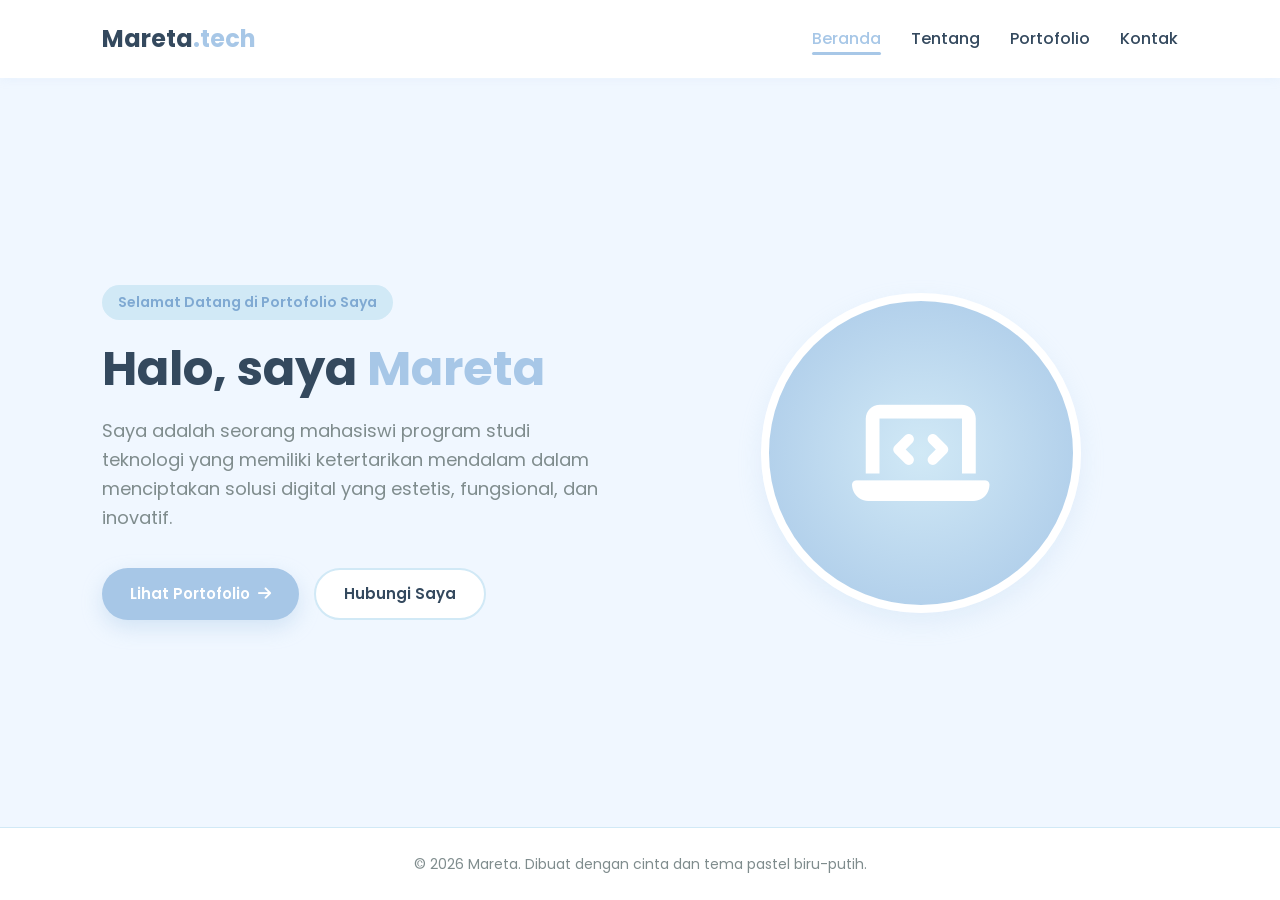
<file: index.html>
<!DOCTYPE html>
<html lang="id">
<head>
    <meta charset="UTF-8">
    <meta name="viewport" content="width=device-width, initial-scale=1.0">
    <title>Beranda | Mareta - Mahasiswi Teknologi</title>
    <link rel="stylesheet" href="style.css">
    <link rel="preconnect" href="https://fonts.googleapis.com">
    <link rel="preconnect" href="https://fonts.gstatic.com" crossorigin>
    <link href="https://fonts.googleapis.com/css2?family=Poppins:wght=300;400;500;600;700&display=swap" rel="stylesheet">
    <link rel="stylesheet" href="https://cdnjs.cloudflare.com/ajax/libs/font-awesome/6.5.1/css/all.min.css">
</head>
<body>
    <nav class="navbar">
        <div class="logo">Mareta<span>.tech</span></div>
        <ul class="nav-links">
            <li><a href="index.html" class="active">Beranda</a></li>
            <li><a href="tentang.html">Tentang</a></li>
            <li><a href="portofolio.html">Portofolio</a></li>
            <li><a href="kontak.html">Kontak</a></li>
        </ul>
    </nav>

    <section class="hero-section">
        <div class="hero-content">
            <span class="badge">Selamat Datang di Portofolio Saya</span>
            <h1>Halo, saya <span class="highlight">Mareta</span></h1>
            <p class="description">
                Saya adalah seorang mahasiswi program studi teknologi yang memiliki ketertarikan mendalam dalam menciptakan solusi digital yang estetis, fungsional, dan inovatif.
            </p>
            <div class="hero-cta">
                <a href="portofolio.html" class="btn btn-primary">Lihat Portofolio <i class="fa-solid fa-arrow-right"></i></a>
                <a href="kontak.html" class="btn btn-secondary">Hubungi Saya</a>
            </div>
        </div>
        <div class="hero-graphic">
            <div class="circle-graphic">
                <i class="fa-solid fa-laptop-code"></i>
            </div>
        </div>
    </section>

    <footer class="footer">
        <p>&copy; 2026 Mareta. Dibuat dengan cinta dan tema pastel biru-putih.</p>
    </footer>
</body>
</html>
</file>
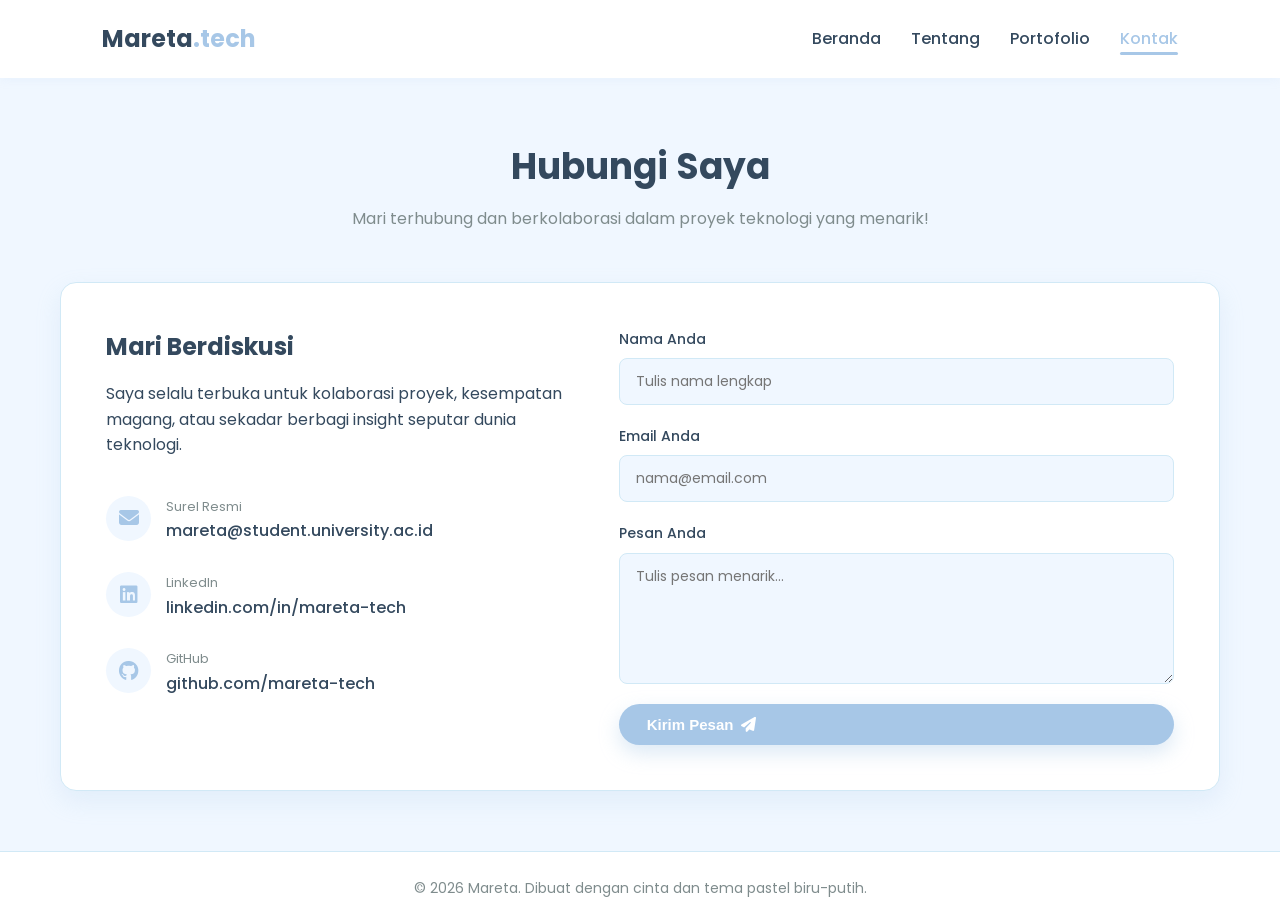
<file: kontak.html>
<!DOCTYPE html>
<html lang="id">
<head>
    <meta charset="UTF-8">
    <meta name="viewport" content="width=device-width, initial-scale=1.0">
    <title>Kontak | Mareta - Mahasiswi Teknologi</title>
    <link rel="stylesheet" href="style.css">
    <link rel="preconnect" href="https://fonts.googleapis.com">
    <link rel="preconnect" href="https://fonts.gstatic.com" crossorigin>
    <link href="https://fonts.googleapis.com/css2?family=Poppins:wght@300;400;500;600;700&display=swap" rel="stylesheet">
    <link rel="stylesheet" href="https://cdnjs.cloudflare.com/ajax/libs/font-awesome/6.5.1/css/all.min.css">
</head>
<body>
    <nav class="navbar">
        <div class="logo">Mareta<span>.tech</span></div>
        <ul class="nav-links">
            <li><a href="index.html">Beranda</a></li>
            <li><a href="tentang.html">Tentang</a></li>
            <li><a href="portofolio.html">Portofolio</a></li>
            <li><a href="kontak.html" class="active">Kontak</a></li>
        </ul>
    </nav>

    <section class="container page-section">
        <h2 class="section-title">Hubungi Saya</h2>
        <p class="section-subtitle">Mari terhubung dan berkolaborasi dalam proyek teknologi yang menarik!</p>

        <div class="contact-wrapper">
            <div class="contact-info">
                <h3>Mari Berdiskusi</h3>
                <p>Saya selalu terbuka untuk kolaborasi proyek, kesempatan magang, atau sekadar berbagi insight seputar dunia teknologi.</p>
                
                <div class="info-list">
                    <div class="info-item">
                        <i class="fa-solid fa-envelope"></i>
                        <div>
                            <span>Surel Resmi</span>
                            <p>mareta@student.university.ac.id</p>
                        </div>
                    </div>
                    <div class="info-item">
                        <i class="fa-brands fa-linkedin"></i>
                        <div>
                            <span>LinkedIn</span>
                            <p>linkedin.com/in/mareta-tech</p>
                        </div>
                    </div>
                    <div class="info-item">
                        <i class="fa-brands fa-github"></i>
                        <div>
                            <span>GitHub</span>
                            <p>github.com/mareta-tech</p>
                        </div>
                    </div>
                </div>
            </div>

            <div class="contact-form-container">
                <form class="contact-form" onsubmit="event.preventDefault(); alert('Pesan berhasil terkirim! Terima kasih telah menghubungi Mareta.');">
                    <div class="form-group">
                        <label for="name">Nama Anda</label>
                        <input type="text" id="name" placeholder="Tulis nama lengkap" required>
                    </div>
                    <div class="form-group">
                        <label for="email">Email Anda</label>
                        <input type="email" id="email" placeholder="nama@email.com" required>
                    </div>
                    <div class="form-group">
                        <label for="message">Pesan Anda</label>
                        <textarea id="message" rows="5" placeholder="Tulis pesan menarik..." required></textarea>
                    </div>
                    <button type="submit" class="btn btn-primary">Kirim Pesan <i class="fa-solid fa-paper-plane"></i></button>
                </form>
            </div>
        </div>
    </section>

    <footer class="footer">
        <p>&copy; 2026 Mareta. Dibuat dengan cinta dan tema pastel biru-putih.</p>
    </footer>
</body>
</html>
</file>
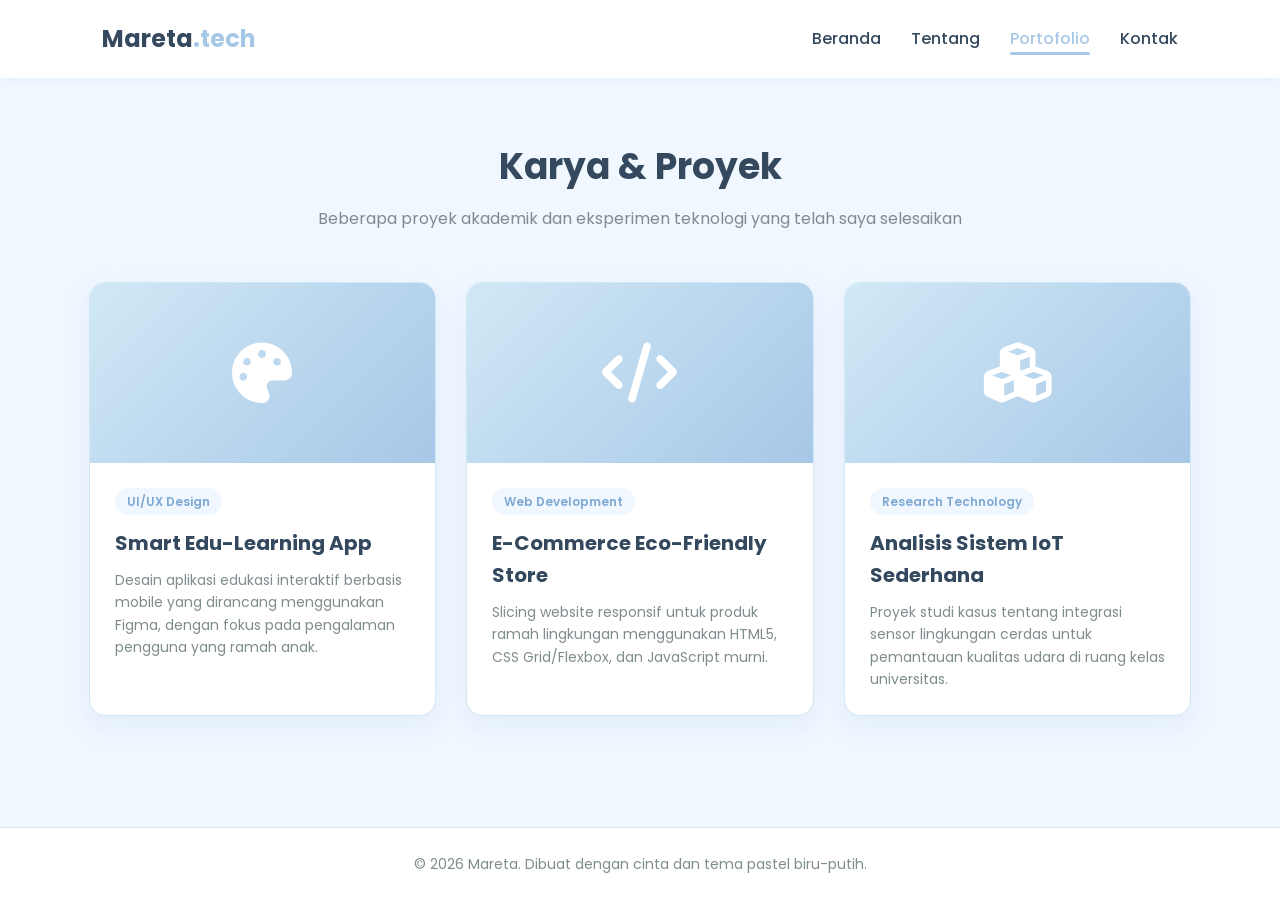
<file: portofolio.html>
<!DOCTYPE html>
<html lang="id">
<head>
    <meta charset="UTF-8">
    <meta name="viewport" content="width=device-width, initial-scale=1.0">
    <title>Portofolio | Mareta - Mahasiswi Teknologi</title>
    <link rel="stylesheet" href="style.css">
    <link rel="preconnect" href="https://fonts.googleapis.com">
    <link rel="preconnect" href="https://fonts.gstatic.com" crossorigin>
    <link href="https://fonts.googleapis.com/css2?family=Poppins:wght@300;400;500;600;700&display=swap" rel="stylesheet">
    <link rel="stylesheet" href="https://cdnjs.cloudflare.com/ajax/libs/font-awesome/6.5.1/css/all.min.css">
</head>
<body>
    <nav class="navbar">
        <div class="logo">Mareta<span>.tech</span></div>
        <ul class="nav-links">
            <li><a href="index.html">Beranda</a></li>
            <li><a href="tentang.html">Tentang</a></li>
            <li><a href="portofolio.html" class="active">Portofolio</a></li>
            <li><a href="kontak.html">Kontak</a></li>
        </ul>
    </nav>

    <section class="container page-section">
        <h2 class="section-title">Karya & Proyek</h2>
        <p class="section-subtitle">Beberapa proyek akademik dan eksperimen teknologi yang telah saya selesaikan</p>

        <div class="portfolio-grid">
            <div class="portfolio-card">
                <div class="card-image">
                    <i class="fa-solid fa-palette"></i>
                </div>
                <div class="card-content">
                    <span class="card-tag">UI/UX Design</span>
                    <h3>Smart Edu-Learning App</h3>
                    <p>Desain aplikasi edukasi interaktif berbasis mobile yang dirancang menggunakan Figma, dengan fokus pada pengalaman pengguna yang ramah anak.</p>
                </div>
            </div>

            <div class="portfolio-card">
                <div class="card-image">
                    <i class="fa-solid fa-code"></i>
                </div>
                <div class="card-content">
                    <span class="card-tag">Web Development</span>
                    <h3>E-Commerce Eco-Friendly Store</h3>
                    <p>Slicing website responsif untuk produk ramah lingkungan menggunakan HTML5, CSS Grid/Flexbox, dan JavaScript murni.</p>
                </div>
            </div>

            <div class="portfolio-card">
                <div class="card-image">
                    <i class="fa-solid fa-cubes"></i>
                </div>
                <div class="card-content">
                    <span class="card-tag">Research Technology</span>
                    <h3>Analisis Sistem IoT Sederhana</h3>
                    <p>Proyek studi kasus tentang integrasi sensor lingkungan cerdas untuk pemantauan kualitas udara di ruang kelas universitas.</p>
                </div>
            </div>
        </div>
    </section>

    <footer class="footer">
        <p>&copy; 2026 Mareta. Dibuat dengan cinta dan tema pastel biru-putih.</p>
    </footer>
</body>
</html>
</file>
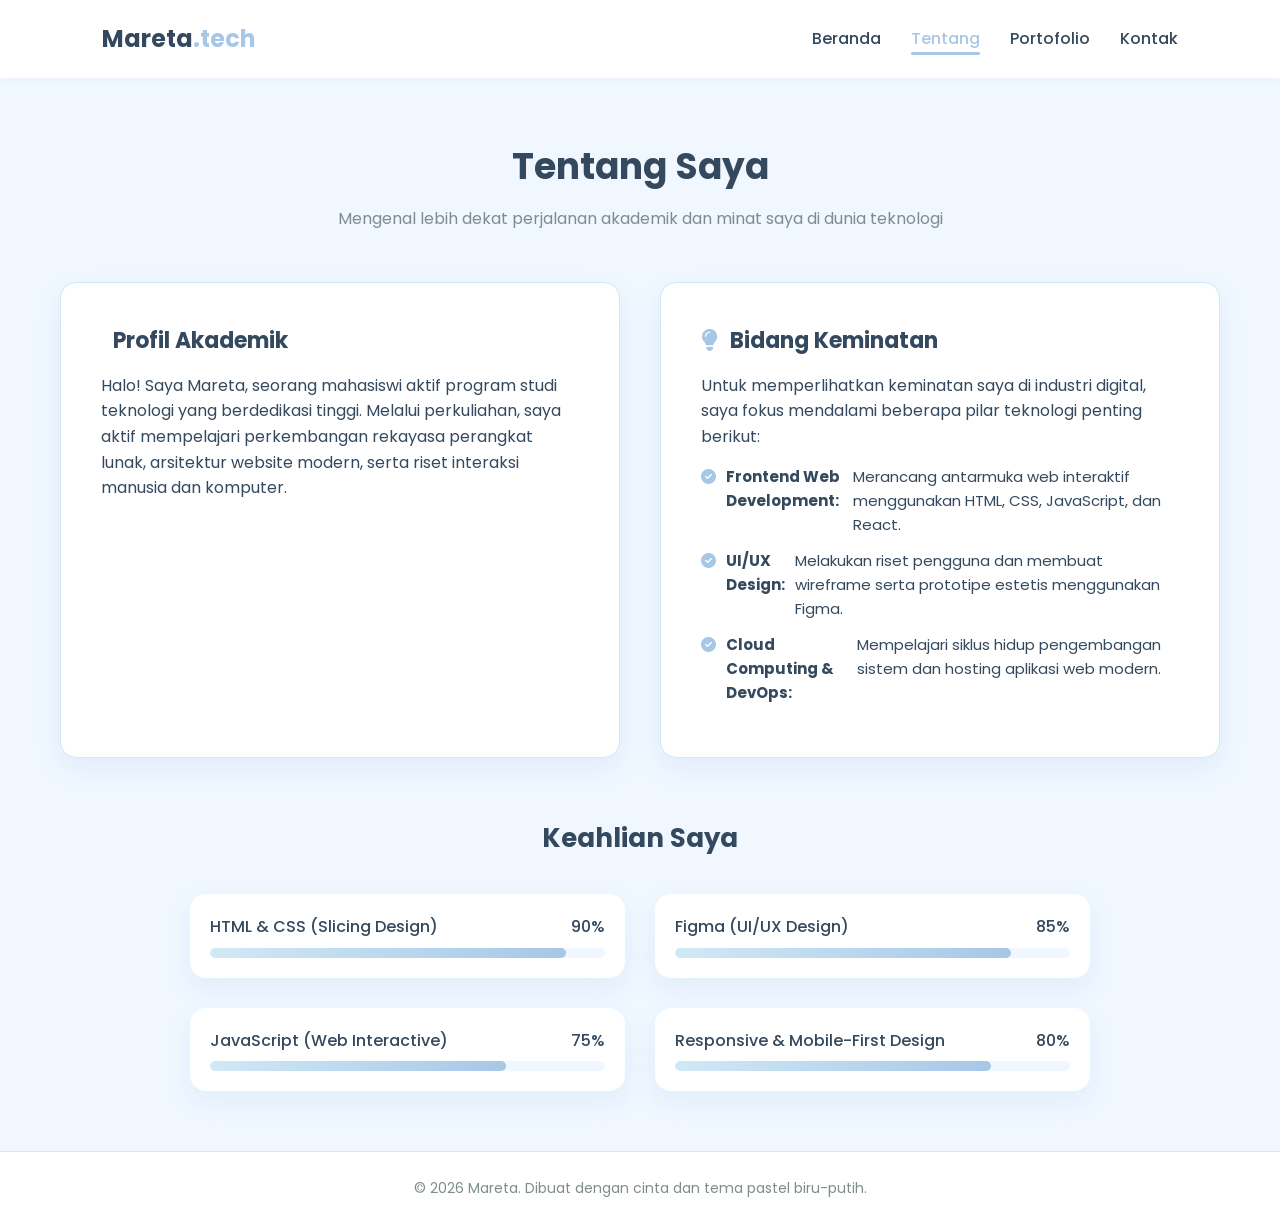
<file: tentang.html>
<!DOCTYPE html>
<html lang="id">
<head>
    <meta charset="UTF-8">
    <meta name="viewport" content="width=device-width, initial-scale=1.0">
    <title>Tentang Saya | Mareta - Mahasiswi Teknologi</title>
    <link rel="stylesheet" href="style.css">
    <link rel="preconnect" href="https://fonts.googleapis.com">
    <link rel="preconnect" href="https://fonts.gstatic.com" crossorigin>
    <link href="https://fonts.googleapis.com/css2?family=Poppins:wght=300;400;500;600;700&display=swap" rel="stylesheet">
    <link rel="stylesheet" href="https://cdnjs.cloudflare.com/ajax/libs/font-awesome/6.5.1/css/all.min.css">
</head>
<body>
    <nav class="navbar">
        <div class="logo">Mareta<span>.tech</span></div>
        <ul class="nav-links">
            <li><a href="index.html">Beranda</a></li>
            <li><a href="tentang.html" class="active">Tentang</a></li>
            <li><a href="portofolio.html">Portofolio</a></li>
            <li><a href="kontak.html">Kontak</a></li>
        </ul>
    </nav>

    <section class="container page-section">
        <h2 class="section-title">Tentang Saya</h2>
        <p class="section-subtitle">Mengenal lebih dekat perjalanan akademik dan minat saya di dunia teknologi</p>

        <div class="about-grid">
            <div class="about-card">
                <h3><i class="fa-solid fa-user-graduation"></i> Profil Akademik</h3>
                <p>Halo! Saya Mareta, seorang mahasiswi aktif program studi teknologi yang berdedikasi tinggi. Melalui perkuliahan, saya aktif mempelajari perkembangan rekayasa perangkat lunak, arsitektur website modern, serta riset interaksi manusia dan komputer.</p>
            </div>
            
            <div class="about-card">
                <h3><i class="fa-solid fa-lightbulb"></i> Bidang Keminatan</h3>
                <p>Untuk memperlihatkan keminatan saya di industri digital, saya fokus mendalami beberapa pilar teknologi penting berikut:</p>
                <ul class="interest-list">
                    <li><i class="fa-solid fa-circle-check"></i> <strong>Frontend Web Development:</strong> Merancang antarmuka web interaktif menggunakan HTML, CSS, JavaScript, dan React.</li>
                    <li><i class="fa-solid fa-circle-check"></i> <strong>UI/UX Design:</strong> Melakukan riset pengguna dan membuat wireframe serta prototipe estetis menggunakan Figma.</li>
                    <li><i class="fa-solid fa-circle-check"></i> <strong>Cloud Computing & DevOps:</strong> Mempelajari siklus hidup pengembangan sistem dan hosting aplikasi web modern.</li>
                </ul>
            </div>
        </div>

        <div class="skills-section">
            <h3 class="subsection-title">Keahlian Saya</h3>
            <div class="skills-grid">
                <div class="skill-item">
                    <div class="skill-info">
                        <span>HTML & CSS (Slicing Design)</span>
                        <span>90%</span>
                    </div>
                    <div class="skill-bar"><div class="skill-progress" style="width: 90%;"></div></div>
                </div>
                <div class="skill-item">
                    <div class="skill-info">
                        <span>Figma (UI/UX Design)</span>
                        <span>85%</span>
                    </div>
                    <div class="skill-bar"><div class="skill-progress" style="width: 85%;"></div></div>
                </div>
                <div class="skill-item">
                    <div class="skill-info">
                        <span>JavaScript (Web Interactive)</span>
                        <span>75%</span>
                    </div>
                    <div class="skill-bar"><div class="skill-progress" style="width: 75%;"></div></div>
                </div>
                <div class="skill-item">
                    <div class="skill-info">
                        <span>Responsive & Mobile-First Design</span>
                        <span>80%</span>
                    </div>
                    <div class="skill-bar"><div class="skill-progress" style="width: 80%;"></div></div>
                </div>
            </div>
        </div>
    </section>

    <footer class="footer">
        <p>&copy; 2026 Mareta. Dibuat dengan cinta dan tema pastel biru-putih.</p>
    </footer>
</body>
</html>
</file>
<file: style.css>
/* TEMA PASTEL BIRU & PUTIH - MARETA PORTFOLIO */

:root {
    --primary-pastel: #A7C7E7;    /* Biru Pastel Utama */
    --secondary-pastel: #D1E9F6;  /* Biru Pastel Muda */
    --accent-pastel: #7FA9D2;     /* Biru Pastel Lebih Tua untuk Aksen */
    --white-pastel: #F0F7FF;      /* Off-White Kebiruan lembut untuk Background */
    --pure-white: #FFFFFF;        /* Putih Bersih untuk Kartu/Section */
    --dark-neutral: #34495E;      /* Warna Teks Utama */
    --light-neutral: #7F8C8D;     /* Warna Teks Sekunder */
    --card-shadow: 0 10px 25px rgba(167, 199, 231, 0.2);
    --border-radius: 16px;
    --transition-speed: 0.3s;
}

/* Reset & Base */
* {
    box-sizing: border-box;
    margin: 0;
    padding: 0;
}

body {
    font-family: 'Poppins', sans-serif;
    background-color: var(--white-pastel);
    color: var(--dark-neutral);
    line-height: 1.6;
    display: flex;
    flex-direction: column;
    min-height: 100vh;
}

/* Navigasi */
.navbar {
    display: flex;
    justify-content: space-between;
    align-items: center;
    padding: 20px 8%;
    background-color: var(--pure-white);
    box-shadow: 0 2px 10px rgba(167, 199, 231, 0.1);
    position: sticky;
    top: 0;
    z-index: 1000;
}

.navbar .logo {
    font-size: 24px;
    font-weight: 700;
    color: var(--dark-neutral);
}

.navbar .logo span {
    color: var(--primary-pastel);
}

.nav-links {
    list-style: none;
    display: flex;
    gap: 30px;
}

.nav-links a {
    text-decoration: none;
    color: var(--dark-neutral);
    font-weight: 500;
    font-size: 16px;
    transition: color var(--transition-speed) ease;
    position: relative;
    padding-bottom: 5px;
}

.nav-links a:hover, 
.nav-links a.active {
    color: var(--primary-pastel);
}

.nav-links a.active::after,
.nav-links a:hover::after {
    content: '';
    position: absolute;
    bottom: 0;
    left: 0;
    width: 100%;
    height: 3px;
    background-color: var(--primary-pastel);
    border-radius: 2px;
}

/* Main Layout Grid & Containers */
.container {
    max-width: 1200px;
    margin: 0 auto;
    padding: 0 20px;
}

.page-section {
    flex: 1;
    padding: 60px 20px;
    animation: fadeIn 0.8s ease;
}

/* Hero Section */
.hero-section {
    flex: 1;
    display: flex;
    align-items: center;
    justify-content: space-between;
    padding: 80px 8%;
    gap: 50px;
    animation: fadeIn 0.8s ease;
}

.hero-content {
    flex: 1;
    max-width: 600px;
}

.badge {
    background-color: var(--secondary-pastel);
    color: var(--accent-pastel);
    font-weight: 600;
    font-size: 14px;
    padding: 6px 16px;
    border-radius: 50px;
    display: inline-block;
    margin-bottom: 20px;
}

.hero-content h1 {
    font-size: 48px;
    line-height: 1.2;
    margin-bottom: 20px;
    color: var(--dark-neutral);
}

.hero-content h1 .highlight {
    color: var(--primary-pastel);
    position: relative;
}

.hero-content .description {
    font-size: 18px;
    color: var(--light-neutral);
    margin-bottom: 35px;
}

.hero-cta {
    display: flex;
    gap: 15px;
}

.btn {
    text-decoration: none;
    padding: 12px 28px;
    border-radius: 30px;
    font-weight: 600;
    font-size: 15px;
    transition: all var(--transition-speed) ease;
    display: inline-flex;
    align-items: center;
    gap: 8px;
    border: none;
    cursor: pointer;
}

.btn-primary {
    background-color: var(--primary-pastel);
    color: var(--pure-white);
    box-shadow: 0 8px 20px rgba(167, 199, 231, 0.4);
}

.btn-primary:hover {
    background-color: var(--accent-pastel);
    transform: translateY(-2px);
}

.btn-secondary {
    background-color: var(--pure-white);
    color: var(--dark-neutral);
    border: 2px solid var(--secondary-pastel);
}

.btn-secondary:hover {
    background-color: var(--secondary-pastel);
    transform: translateY(-2px);
}

.hero-graphic {
    flex: 1;
    display: flex;
    justify-content: center;
    align-items: center;
}

.circle-graphic {
    width: 320px;
    height: 320px;
    background: radial-gradient(circle, var(--secondary-pastel) 0%, var(--primary-pastel) 100%);
    border-radius: 50%;
    display: flex;
    justify-content: center;
    align-items: center;
    font-size: 110px;
    color: var(--pure-white);
    box-shadow: var(--card-shadow);
    border: 8px solid var(--pure-white);
}

/* Titles */
.section-title {
    font-size: 36px;
    text-align: center;
    color: var(--dark-neutral);
    margin-bottom: 10px;
    font-weight: 700;
}

.section-subtitle {
    text-align: center;
    color: var(--light-neutral);
    font-size: 16px;
    margin-bottom: 50px;
}

/* About Page Styles */
.about-grid {
    display: grid;
    grid-template-columns: 1fr 1fr;
    gap: 40px;
    margin-bottom: 60px;
}

.about-card {
    background-color: var(--pure-white);
    padding: 40px;
    border-radius: var(--border-radius);
    box-shadow: var(--card-shadow);
    border: 1px solid var(--secondary-pastel);
}

.about-card h3 {
    font-size: 22px;
    color: var(--dark-neutral);
    margin-bottom: 15px;
    display: flex;
    align-items: center;
    gap: 12px;
}

.about-card h3 i {
    color: var(--primary-pastel);
}

.interest-list {
    list-style: none;
    margin-top: 15px;
}

.interest-list li {
    margin-bottom: 12px;
    font-size: 15px;
    display: flex;
    align-items: flex-start;
    gap: 10px;
}

.interest-list li i {
    color: var(--primary-pastel);
    margin-top: 4px;
}

/* Skills Section */
.subsection-title {
    font-size: 26px;
    text-align: center;
    margin-bottom: 35px;
    color: var(--dark-neutral);
}

.skills-grid {
    display: grid;
    grid-template-columns: 1fr 1fr;
    gap: 30px;
    max-width: 900px;
    margin: 0 auto;
}

.skill-item {
    background: var(--pure-white);
    padding: 20px;
    border-radius: var(--border-radius);
    box-shadow: var(--card-shadow);
}

.skill-info {
    display: flex;
    justify-content: space-between;
    font-weight: 500;
    margin-bottom: 8px;
}

.skill-bar {
    width: 100%;
    height: 10px;
    background-color: var(--white-pastel);
    border-radius: 10px;
    overflow: hidden;
}

.skill-progress {
    height: 100%;
    background: linear-gradient(90deg, var(--secondary-pastel) 0%, var(--primary-pastel) 100%);
    border-radius: 10px;
}

/* Portfolio Page */
.portfolio-grid {
    display: grid;
    grid-template-columns: repeat(auto-fit, minmax(320px, 1fr));
    gap: 30px;
}

.portfolio-card {
    background-color: var(--pure-white);
    border-radius: var(--border-radius);
    overflow: hidden;
    box-shadow: var(--card-shadow);
    border: 1px solid var(--secondary-pastel);
    transition: transform var(--transition-speed) ease;
}

.portfolio-card:hover {
    transform: translateY(-10px);
}

.card-image {
    height: 180px;
    background: linear-gradient(135deg, var(--secondary-pastel) 0%, var(--primary-pastel) 100%);
    display: flex;
    justify-content: center;
    align-items: center;
    font-size: 60px;
    color: var(--pure-white);
}

.card-content {
    padding: 25px;
}

.card-tag {
    background-color: var(--white-pastel);
    color: var(--accent-pastel);
    padding: 4px 12px;
    border-radius: 30px;
    font-size: 12px;
    font-weight: 600;
    display: inline-block;
    margin-bottom: 12px;
}

.card-content h3 {
    font-size: 20px;
    margin-bottom: 10px;
    color: var(--dark-neutral);
}

.card-content p {
    color: var(--light-neutral);
    font-size: 14px;
}

/* Contact Page */
.contact-wrapper {
    display: grid;
    grid-template-columns: 1fr 1.2fr;
    gap: 50px;
    background-color: var(--pure-white);
    padding: 45px;
    border-radius: var(--border-radius);
    box-shadow: var(--card-shadow);
    border: 1px solid var(--secondary-pastel);
}

.contact-info h3 {
    font-size: 24px;
    margin-bottom: 15px;
}

.info-list {
    margin-top: 35px;
    display: flex;
    flex-direction: column;
    gap: 25px;
}

.info-item {
    display: flex;
    align-items: center;
    gap: 15px;
}

.info-item i {
    width: 45px;
    height: 45px;
    background-color: var(--white-pastel);
    color: var(--primary-pastel);
    border-radius: 50%;
    display: flex;
    justify-content: center;
    align-items: center;
    font-size: 20px;
}

.info-item span {
    font-size: 13px;
    color: var(--light-neutral);
}

.info-item p {
    font-weight: 500;
    color: var(--dark-neutral);
}

.contact-form {
    display: flex;
    flex-direction: column;
    gap: 20px;
}

.form-group {
    display: flex;
    flex-direction: column;
    gap: 8px;
}

.form-group label {
    font-size: 14px;
    font-weight: 500;
}

.form-group input, 
.form-group textarea {
    padding: 12px 16px;
    border: 1px solid var(--secondary-pastel);
    border-radius: 8px;
    outline: none;
    font-family: inherit;
    font-size: 14px;
    background-color: var(--white-pastel);
    transition: border-color var(--transition-speed) ease;
}

.form-group input:focus, 
.form-group textarea:focus {
    border-color: var(--primary-pastel);
}

/* Footer */
.footer {
    background-color: var(--pure-white);
    text-align: center;
    padding: 25px;
    margin-top: auto;
    border-top: 1px solid var(--secondary-pastel);
}

.footer p {
    font-size: 14px;
    color: var(--light-neutral);
}

/* Keyframes Animation */
@keyframes fadeIn {
    from {
        opacity: 0;
        transform: translateY(15px);
    }
    to {
        opacity: 1;
        transform: translateY(0);
    }
}

/* Responsive Styles */
@media (max-width: 768px) {
    .navbar {
        padding: 15px 5%;
        flex-direction: column;
        gap: 15px;
    }
    
    .hero-section {
        flex-direction: column-reverse;
        padding: 40px 5%;
        text-align: center;
        gap: 30px;
    }
    
    .hero-cta {
        justify-content: center;
    }
    
    .circle-graphic {
        width: 240px;
        height: 240px;
        font-size: 80px;
    }
    
    .about-grid, .skills-grid, .contact-wrapper {
        grid-template-columns: 1fr;
        padding: 25px;
    }
}
</file>
